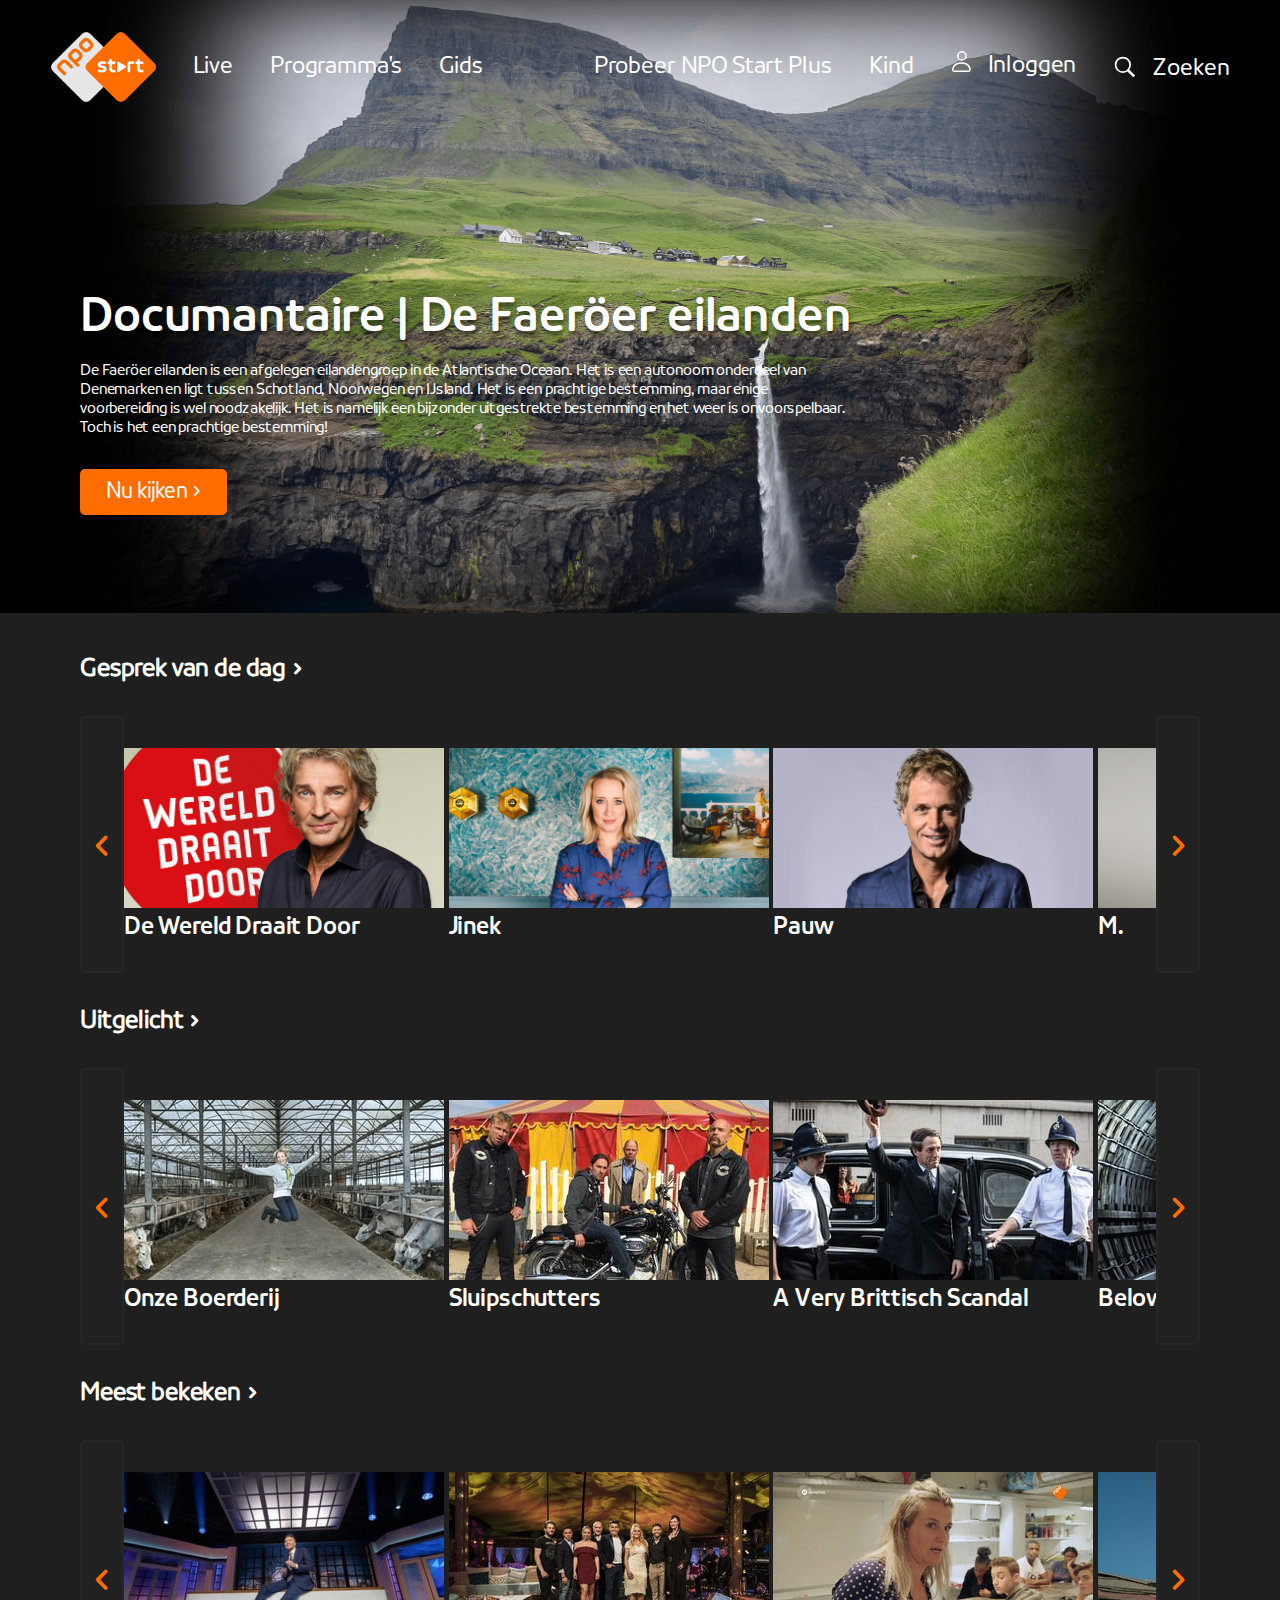
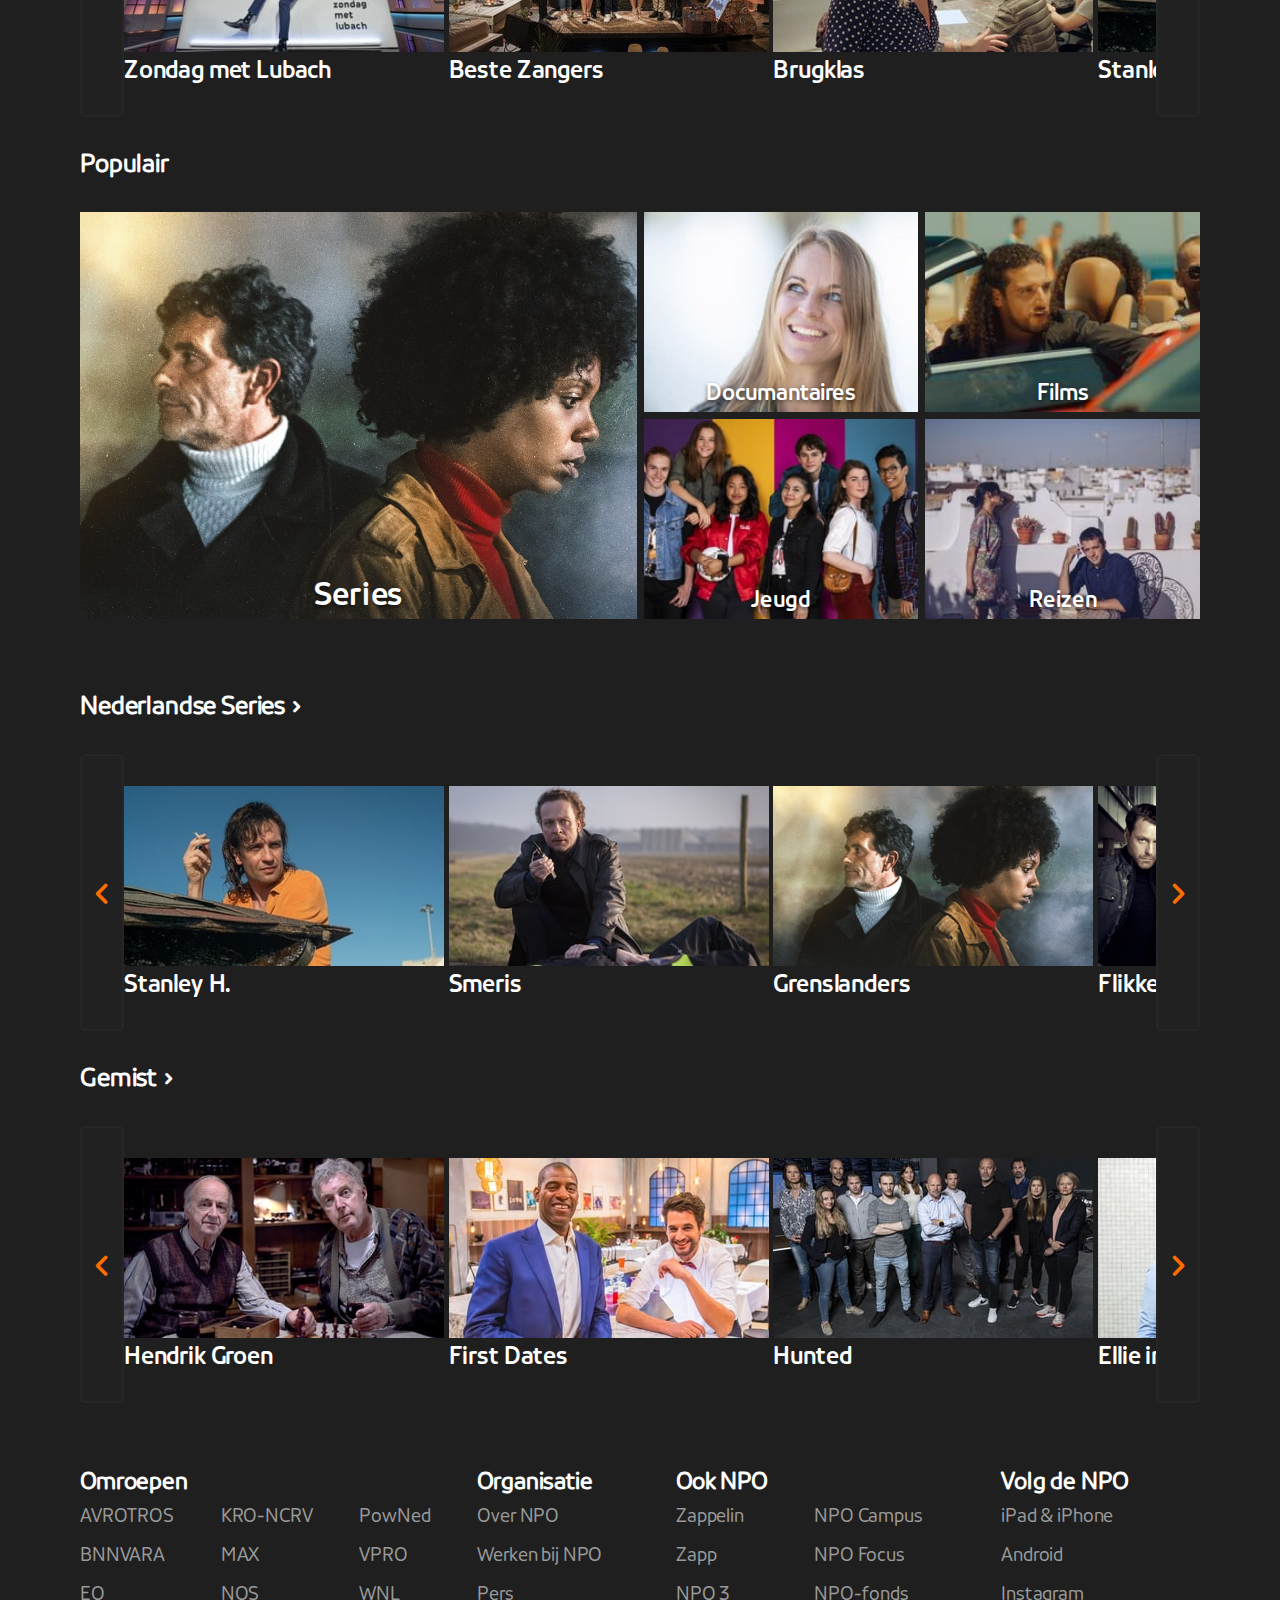
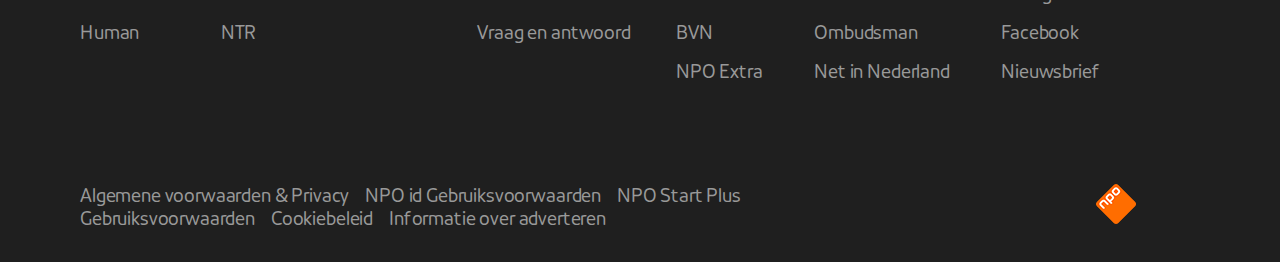
<file: Eindopdracht Final v2/index.html>
<!DOCTYPE html>
<html lang="en">

<head>
    <meta charset="UTF-8">
    <meta name="viewport" content="width=device-width, initial-scale=1">
    <title>
            Het beste van NPO vind je op NPO Start
    </title>
    <link rel="stylesheet" href="styles/style.css">
    <link rel="icon" type="image/png" href="images/npo-logo-32x32.png">
    <link rel="stylesheet" href="https://cdnjs.cloudflare.com/ajax/libs/font-awesome/5.11.2/css/all.min.css" integrity="sha256-+N4/V/SbAFiW1MPBCXnfnP9QSN3+Keu+NlB+0ev/YKQ=" crossorigin="anonymous" />
</head>
<body>
    <header>
        <nav>
            <ul>
                <li><a href="index.html"><img src="images/npo-logo.png" alt="npo logo"></a></li>
                <li><a href="index.html">Live</a></li>
                <li><a href="programma.html">Programma's</a></li>
                <li><a href="index.html">Gids</a></li>
                <li></li>
                <li></li>
                <li><a href="index.html">Probeer NPO Start Plus</a></li>
                <li><a href="index.html">Kind</a></li>
                <li>
                    <a href="">
                        <img src="images/mijn_npo.svg" alt=""><span>Inloggen</span>
                    </a>
                </li>
                <li>
                    <button id="zoekenknop" type="button">
                        <img src="images/search_icon.svg" alt=""><span>Zoeken</span>
                    </button>
                </li>
            </ul>
        </nav>
        <div id="zoekbalk">
            <input type="text" placeholder="Zoeken">
            <button type="button" id="annuleerKnop"><img src="images/close.svg" alt=""></button>
        </div>
        <a href="index.html"><img src="images/npo-logo.png" alt="npo logo"></a>
        <nav id="mobielnav">
            <button type="button" id="hamburgerknop">
               <img src="images/menu.svg" alt="">Menu
            </button>
            <button type="button" id="zoekknop">
                <img src="images/search_icon.svg" alt="">Zoeken
            </button>
        </nav>
        <ul id="mobielnavul">
            <li><a href="">Live</a></li>
            <li><a href="">Programma's</a></li>
            <li><a href="">Gids</a></li>
            <li><a href="">Kind</a></li>
        </ul>
        <section>
            <h1>
                Documantaire | De Faeröer eilanden
            </h1>
            <p>
                De Faeröer eilanden is een afgelegen eilandengroep in de Atlantische Oceaan. Het is een autonoom onderdeel van Denemarken en ligt tussen Schotland, Noorwegen en IJsland. Het is een prachtige bestemming, maar enige voorbereiding is wel noodzakelijk. Het is namelijk een bijzonder uitgestrekte bestemming en het weer is onvoorspelbaar. Toch is het een prachtige bestemming!
            </p>
             <button type="button">Nu kijken ></button>
        </section>
    </header>
    <main>
<!-- content container 1 -->
        <div>
            <h1>Gesprek van de dag ></h1>
            <div>
                <button id="slideLeft1" type="button">&#60;</button>
                <div id="container1">
                    <figure>
                        <img src="images/DWDD.jpg" alt="DWDD">
                        <figcaption>De Wereld Draait Door</figcaption>
                    </figure>
                    <figure>
                        <img src="images/Jinek.jpg" alt="">
                        <figcaption>Jinek</figcaption>
                    </figure>
                    <figure>
                        <img src="images/Pauw.jpg" alt="">
                        <figcaption>Pauw</figcaption>
                    </figure>
                    <figure>
                        <img src="images/M.png" alt="">
                        <figcaption>M.</figcaption>
                    </figure>
                    <figure>
                        <img src="images/NOSJournaal.jpg" alt="">
                        <figcaption>NOS Journaal</figcaption>
                    </figure>
                    <figure>
                        <img src="images/NOSStudioSport.jpg" alt="">
                        <figcaption>NOS SportJournaal</figcaption>
                    </figure>
                    <figure>
                        <img src="images/EenVandaag.jpg" alt="">
                        <figcaption>EenVandaag</figcaption>
                    </figure>
                    <figure>
                        <img src="images/Radar.jpg" alt="">
                        <figcaption>Radar</figcaption>
                    </figure>
                </div>
                <button id="slideRight1" type="button">&#62;</button>
            </div>
        </div>
<!-- content container 2 -->
        <div>
            <h1>Uitgelicht ></h1>
            <div>
                <button id="slideLeft2" type="button">&#60;</button>
                <div id="container2">
                    <figure>
                        <img src="images/OnzeBoerderij.jpg" alt="Onze Boerderij">
                        <figcaption>Onze Boerderij</figcaption>
                    </figure>
                    <figure>
                       <img src="images/Sluipschutters.jpg" alt="Sluipschutters">
                        <figcaption>Sluipschutters</figcaption>
                    </figure>
                    <figure>
                        <img src="images/aVeryBrittishScandal.jpg" alt="A Very Brittisch Scandalj">
                        <figcaption>A Very Brittisch Scandal</figcaption>
                    </figure>
                    <figure>
                        <img src="images/BelowTheSurface.jpg" alt="Below the surface">
                        <figcaption>Below the surface</figcaption>
                    </figure>
                    <figure>
                        <img src="images/HetBesteVoorKees.jpg" alt="2Doc Het beste voor Kees">
                        <figcaption>2DOC | Het beste voor Kees</figcaption>
                    </figure>
                    <figure>
                        <img src="images/Turn.jpg" alt="2Doc Turn!">
                        <figcaption>2Doc | Turn!</figcaption>
                    </figure>
                    <figure>
                        <img src="images/Jeugd.jpg" alt="Brugklas">
                        <figcaption>Brugklas</figcaption>
                    </figure>
                    <figure>
                        <img src="images/TheRaft.jpg" alt="TheRaft">
                        <figcaption>The Raft</figcaption>
                    </figure>
                </div>
                <button id="slideRight2" type="button">&#62;</button>
            </div>
        </div>
<!-- content container 3 -->
        <div>
            <h1>Meest bekeken ></h1>
            <div>
                <button id="slideLeft3" type="button">&#60;</button>
                <div id="container3">
                    <figure>
                        <img src="images/ZondagMetLubach.jpg" alt="Zondag Met Lubach">
                        <figcaption>Zondag met Lubach</figcaption>
                    </figure>
                    <figure>
                        <img src="images/BesteZangers.jpg" alt="Beste Zangers">
                        <figcaption>Beste Zangers</figcaption>
                    </figure>
                    <figure>
                        <img src="images/Brugklas.jpg" alt="Brugklas">
                        <figcaption>Brugklas</figcaption>
                    </figure>
                    <figure>
                        <img src="images/StanlyH.jpg" alt="Stanley H.">
                        <figcaption>Stanley H.</figcaption>
                    </figure>
                    <figure>
                        <img src="images/OnzeBoerderij.jpg" alt="Onze Boerderij">
                        <figcaption>Onze Boerderij</figcaption>
                    </figure>
                    <figure>
                        <img src="images/OnzeBoerderij2.jpg" alt="Onze Boerderij">
                        <figcaption>Onze Boerderij</figcaption>
                    </figure>
                    <figure>
                        <img src="images/Hunted.jpg" alt="Hunted">
                        <figcaption>Hunted</figcaption>
                    </figure>
                    <figure>
                        <img src="images/NOSJournaal.jpg" alt="NOS Journaal">
                        <figcaption>NOS Journaal</figcaption>
                    </figure>
                </div>
                <button id="slideRight3" type="button">&#62;</button>
            </div>
        </div>
<!-- categorieën container -->
        <div>
            <h1>Populair</h1>
            <div>
                <div>
                    <p>Series</p>
                </div>
                <div>
                    <p>Documantaires</p>
                </div>
                <div>
                    <p>Jeugd</p>
                </div>
                <div>
                    <p>Films</p>
                </div>
                <div>
                    <p>Reizen</p>
                </div>
            </div>
        </div>
<!-- content container 4 -->
        <div>
            <h1>Nederlandse Series ></h1>
            <div>
                <button id="slideLeft4" type="button">&#60;</button>
                <div id="container4">
                    <figure>
                        <img src="images/StanlyH.jpg" alt="Stanley H.">
                        <figcaption>Stanley H.</figcaption>
                    </figure>
                    <figure>
                        <img src="images/Smeris.jpg" alt="Smeris">
                        <figcaption>Smeris</figcaption>
                    </figure>
                    <figure>
                        <img src="images/Series.jpg" alt="Grenslanders">
                        <figcaption>Grenslanders</figcaption>
                    </figure>
                    <figure>
                        <img src="images/FlikkenRotterdam.png" alt="Flikken Rotterdam">
                        <figcaption>Flikken Rotterdam</figcaption>
                    </figure>
                    <figure>
                        <img src="images/Penoz.jpg" alt="Penoza">
                        <figcaption>PENOZA</figcaption>
                    </figure>
                    <figure>
                       <img src="images/FlikkenMaastricht.png" alt="Flikken Maastricht">
                        <figcaption>Flikken Maastricht</figcaption></figure>
                    <figure>
                        <img src="images/DeLuizenMoeder.jpg" alt="De Luizenmoeder">
                        <figcaption>De Luizenmoeder</figcaption>
                    </figure>
                </div>
                <button id="slideRight4" type="button">&#62;</button>
            </div>
        </div>
<!-- content container 5 -->
        <div>
            <h1>Gemist ></h1>
            <div>
               <button id="slideLeft5" type="button">&#60;</button>
               <div id="container5">
                   <figure>
                        <img src="images/HetGeheimeDagboek.jpg" alt="Het geheime dagboek Van Hendrik Groen">
                        <figcaption>Hendrik Groen</figcaption>
                    </figure>
                   <figure>
                       <img src="images/FirstDates.jpg" alt="First Dates">
                        <figcaption>First Dates</figcaption>
                   </figure>
                   <figure>
                       <img src="images/Hunted2.jpg" alt="Hunted">
                        <figcaption>Hunted</figcaption>
                   </figure>
                   <figure>
                       <img src="images/EllieInDeHandel.jpg" alt="Ellie in de Handel">
                        <figcaption>Ellie in de Handel</figcaption>
                   </figure>
                   <figure>
                       <img src="images/Spoorloos.png" alt="Spoorloos Extra">
                        <figcaption>Spoorloos Extra</figcaption>
                   </figure>
                   <figure>
                       <img src="images/MetHetMesOpTafel.jpg" alt="Met het mes op tafel">
                        <figcaption>Met het Mes op Tafel</figcaption>
                   </figure>
                   <figure>
                       <img src="images/TypischGroesbeek.jpg" alt="Typisch Groesbeek">
                        <figcaption>Typisch Groesbeek</figcaption>
                   </figure>
                   <figure>
                       <img src="images/DoorAndereOgen.jpg" alt="Door Andere Ogen">
                        <figcaption>Door Andere Ogen</figcaption>
                   </figure>
               </div>
                <button id="slideRight5" type="button">&#62;</button>
            </div>
        </div>
    </main>
    <footer>
        <div>
            <div>
                <h2>Omroepen</h2>
                <ul>
                    <li>AVROTROS</li>
                    <li>BNNVARA</li>
                    <li>EO</li>
                    <li>Human</li>
                    <li>KRO-NCRV</li>
                    <li>MAX</li>
                    <li>NOS</li>
                    <li>NTR</li>
                    <li>PowNed</li>
                    <li>VPRO</li>
                    <li>WNL</li>
                </ul>
            </div>
            <div>
                <h2>Organisatie</h2>
                <ul>
                    <li>Over NPO</li>
                    <li>Werken bij NPO</li>
                    <li>Pers</li>
                    <li>Vraag en antwoord</li>
                </ul>
            </div>
            <div>
                <h2>Ook NPO</h2>
                <ul>
                    <li>Zappelin</li>
                    <li>Zapp</li>
                    <li>NPO 3</li>
                    <li>BVN</li>
                    <li>NPO Extra</li>
                    <li>NPO Campus</li>
                    <li>NPO Focus</li>
                    <li>NPO-fonds</li>
                    <li>Ombudsman</li>
                    <li>Net in Nederland</li>
                </ul>
            </div>
            <div>
                <h2>Volg de NPO</h2>
                <ul>
                    <li>iPad &amp; iPhone</li>
                    <li>Android</li>
                    <li>Instagram</li>
                    <li>Facebook</li>
                    <li>Nieuwsbrief</li>
                </ul>
            </div>
        </div>
        <div>
            <div>
                <p><span>Algemene voorwaarden &amp; Privacy</span><span>NPO id Gebruiksvoorwaarden</span><span>NPO Start Plus Gebruiksvoorwaarden</span><span>Cookiebeleid</span><span>Informatie over adverteren</span></p>
            </div>
            <figure>
                <img src="images/npo-logo-40x40.png" alt="NPO logo">
            </figure>
        </div>
    </footer>
    <script src="scripts/script.js"></script>
</body>
<!--Bronnen voor de afbeeldingen is https://www.npostart.nl/
Header background-image is uit mijn eigen gallerij-->
</html>
</file>
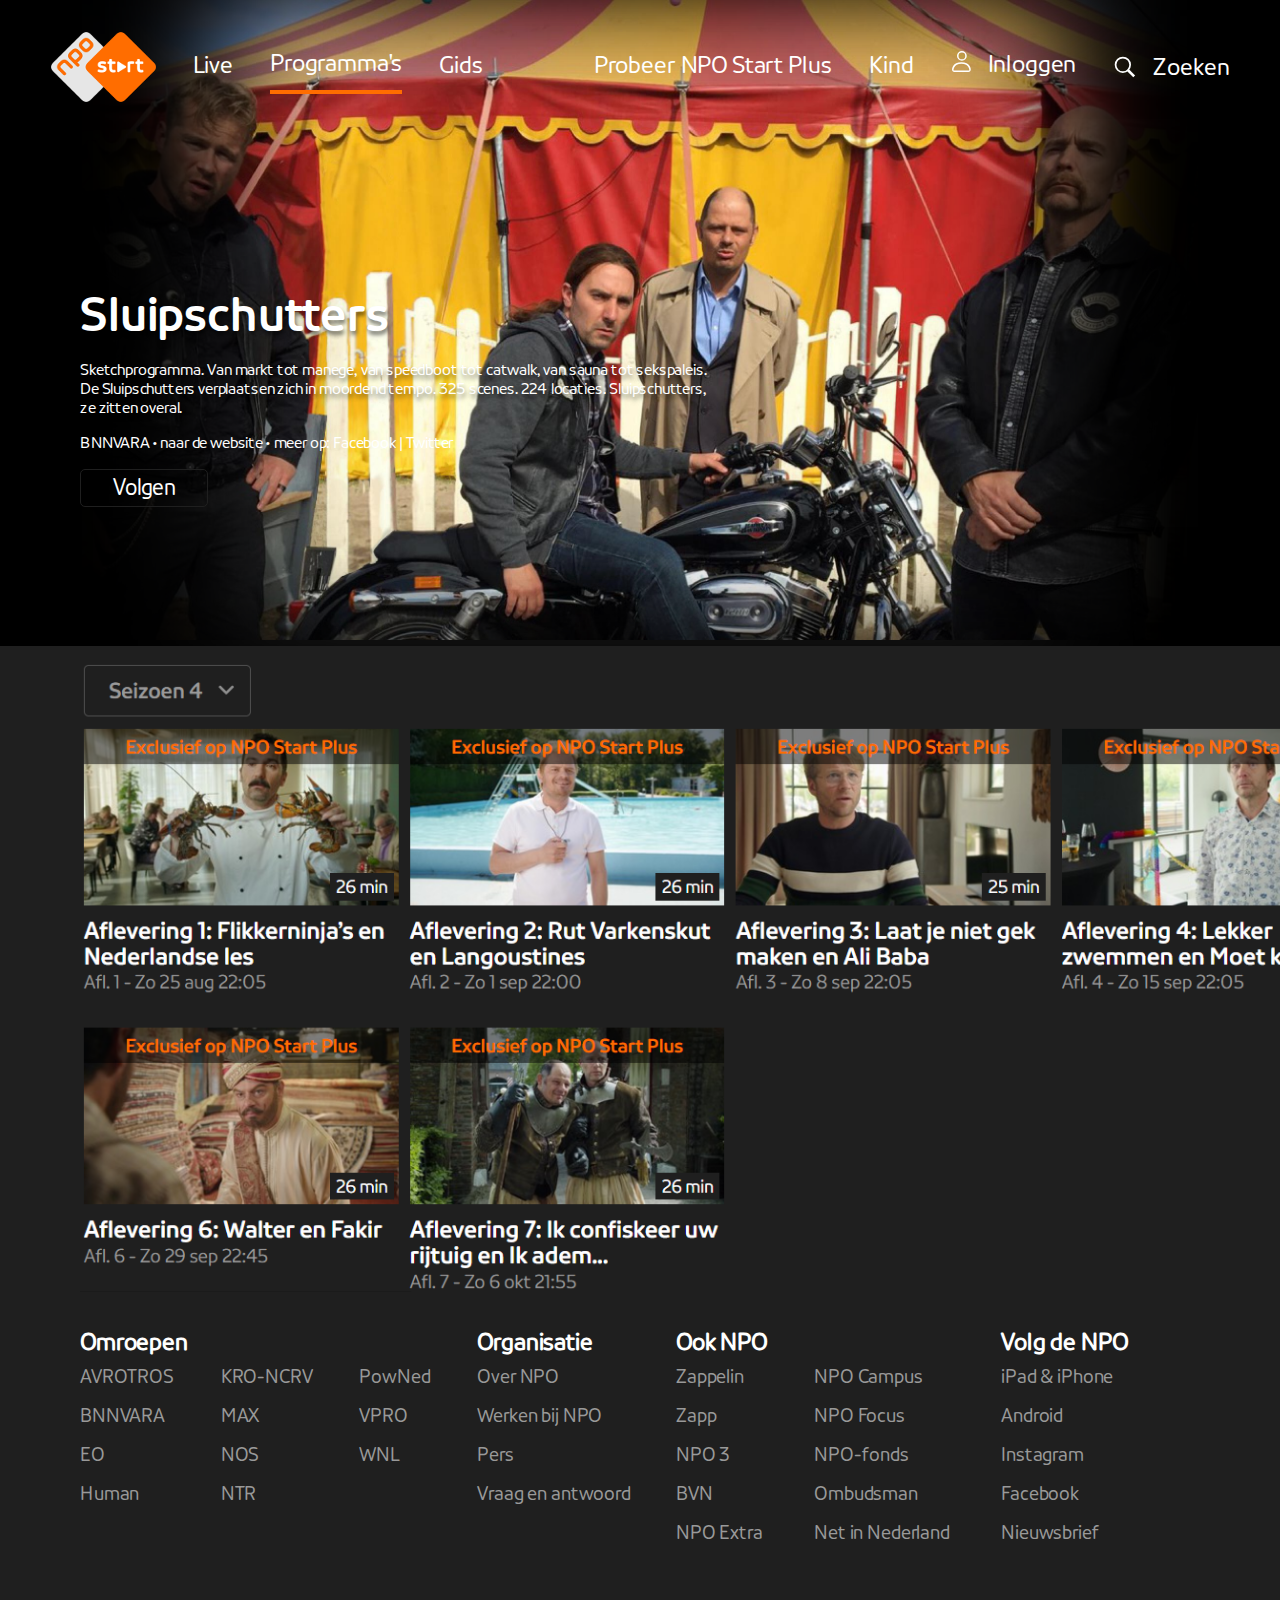
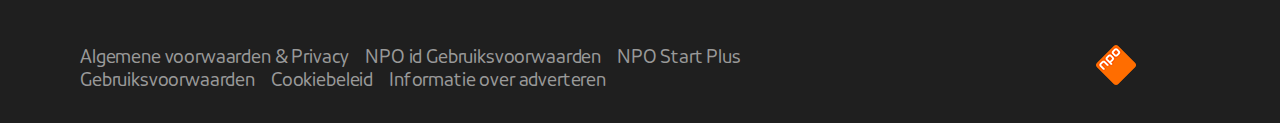
<file: Eindopdracht Final v2/programma.html>
<!DOCTYPE html>
<html lang="en">
<head>
    <meta charset="UTF-8">
    <meta name="viewport" content="width=device-width, initial-scale=1">
    <title>
        Sluipschutters gemist? Start met kijken op NPO Start
    </title>
    <link rel="stylesheet" href="styles/stylesSubpagina.css">
    <link rel="icon" type="image/png" href="images/npo-logo-32x32.png">
</head>
<body>
    <header>
        <nav>
            <ul>
                <li><a href="index.html"><img src="images/npo-logo.png" alt="npo logo"></a></li>
                <li><a href="index.html">Live</a></li>
                <li><a href="programma.html">Programma's</a></li>
                <li><a href="index.html">Gids</a></li>
                <li></li>
                <li></li>
                <li><a href="index.html">Probeer NPO Start Plus</a></li>
                <li><a href="index.html">Kind</a></li>
                <li>
                    <a href="">
                        <img src="images/mijn_npo.svg" alt=""><span>Inloggen</span>
                    </a>
                </li>
                <li>
                    <button id="zoekenknop" type="button">
                        <img src="images/search_icon.svg" alt=""><span>Zoeken</span>
                    </button>
                </li>
            </ul>
        </nav>
        <div id="zoekbalk">
            <input type="text" placeholder="Zoeken">
            <button type="button" id="annuleerKnop"><img src="images/close.svg" alt=""></button>
        </div>
        <a href="index.html"><img src="images/npo-logo.png" alt="npo logo"></a>
        <nav id="mobielnav">
            <button type="button" id="hamburgerknop">
               <img src="images/menu.svg" alt="">Menu
            </button>
            <button type="button" id="zoekknop">
                <img src="images/search_icon.svg" alt="">Zoeken
            </button>
        </nav>
        <ul id="mobielnavul">
            <li><a href="">Live</a></li>
            <li><a href="">Programma's</a></li>
            <li><a href="">Gids</a></li>
            <li><a href="">Kind</a></li>
        </ul>
        <section>
            <h1>
                Sluipschutters
            </h1>
            <p>
                Sketchprogramma. Van markt tot manege, van speedboot tot catwalk, van sauna tot sekspaleis. De Sluipschutters verplaatsen zich in moordend tempo. 325 scenes. 224 locaties. Sluipschutters, ze zitten overal.
            </p>
             <a href="https://www.npo3.nl/sluipschutters/BNN_101378789">BNNVARA • naar de website • meer op: Facebook | Twitter</a>
            <section>
               <button type="button">Volgen</button>
            </section>
        </section>
        <section></section>
    </header>
    <main>
        <figure>
            <img src="images/programma_main.PNG" alt="">
        </figure>
        <figure>
            <img src="images/programma_main2.PNG" alt="">
        </figure>
    </main>
    <footer>
        <div>
            <div>
                <h2>Omroepen</h2>
                <ul>
                    <li>AVROTROS</li>
                    <li>BNNVARA</li>
                    <li>EO</li>
                    <li>Human</li>
                    <li>KRO-NCRV</li>
                    <li>MAX</li>
                    <li>NOS</li>
                    <li>NTR</li>
                    <li>PowNed</li>
                    <li>VPRO</li>
                    <li>WNL</li>
                </ul>
            </div>
            <div>
                <h2>Organisatie</h2>
                <ul>
                    <li>Over NPO</li>
                    <li>Werken bij NPO</li>
                    <li>Pers</li>
                    <li>Vraag en antwoord</li>
                </ul>
            </div>
            <div>
                <h2>Ook NPO</h2>
                <ul>
                    <li>Zappelin</li>
                    <li>Zapp</li>
                    <li>NPO 3</li>
                    <li>BVN</li>
                    <li>NPO Extra</li>
                    <li>NPO Campus</li>
                    <li>NPO Focus</li>
                    <li>NPO-fonds</li>
                    <li>Ombudsman</li>
                    <li>Net in Nederland</li>
                </ul>
            </div>
            <div>
                <h2>Volg de NPO</h2>
                <ul>
                    <li>iPad &amp; iPhone</li>
                    <li>Android</li>
                    <li>Instagram</li>
                    <li>Facebook</li>
                    <li>Nieuwsbrief</li>
                </ul>
            </div>
        </div>
        <div>
            <div>
                <p><span>Algemene voorwaarden &amp; Privacy</span><span>NPO id Gebruiksvoorwaarden</span><span>NPO Start Plus Gebruiksvoorwaarden</span><span>Cookiebeleid</span><span>Informatie over adverteren</span></p>
            </div>
            <figure>
                <img src="images/npo-logo-40x40.png" alt="NPO logo">
            </figure>
        </div>
    </footer>
    <script src="scripts/script.js"></script>
</body>
</html>
</file>
<file: Eindopdracht Final v2/styles/style.css>
@font-face {
    font-family: "NPOSansRegular";
    src: url("../fonts/NPOSans-Regular.ttf");
}

@font-face {
    font-family: "NPOSansBold";
    src: url("../fonts/NPOSans-Bold.ttf");
}

* {
    margin: 0;
    padding: 0;
    box-sizing: border-box;
    font-family: "NPOSansRegular", sans-serif;
    color: white;
    text-decoration: none;
    letter-spacing: -0.01rem;
}

/*---------------------------------

    STYLES MOBIEL

-----------------------------------*/
header,
main,
footer {
    background-color: #1F1F1F;
    overflow-x: hidden;
    overflow-y: hidden;
}

main,
footer {
    padding: 1rem 2rem;
}

main {
    font-size: 0.8rem;
}

header nav {
    padding: 1rem;
}

header ul {
    display: flex;
    flex-direction: column;
    display: none;
}

header ul li {
    list-style: none;
    padding: 0.5rem 0rem;
    text-align: center;
}

header nav:nth-child(1) {
    font-size: 1.2rem;
}

header nav:nth-child(2) {
    font-size: 1.5rem;
}

header a img {
    width: 3rem;
    height: auto;
    display: block;
    margin-left: auto;
    margin-right: auto;
    padding-top: 2rem;
}

header section {
    padding-top: 0.1vh;
    padding-bottom: 10rem;
    background-image: url(../images/FaroeBanner.png);
    background-size: 100vw;
    background-repeat: no-repeat;
    box-shadow: inset 250px 0px 120px -25px rgba(0, 0, 0, 1), inset -250px 0px 120px -25px rgba(0, 0, 0, 1);
    height: 50%;
    position: relative;
}

header section h1 {
    font-family: "NPOSansBold", sans-serif;
    font-size: 1.5rem;
    margin-top: 10%;
    margin-left: 0.5rem;
    padding: 0rem 2rem;
    text-shadow: 1px 4px 4px rgba(0, 0, 0, 0.51);
}

header section p {
    display: none;
    font-size: 1.5rem;
    margin: 1rem 0rem 1rem 5rem;
    width: 60%;
}

main div div div figure figcaption {
    font-family: "NPOSansBold", sans-serif;
}

#mobielnav {
    display: flex;
    flex-direction: row;
    justify-content: space-between;
    padding-bottom: 2rem;
}

#mobielnavul {
    font-size: 1.5rem;
    padding-bottom: 2rem;
}

#mobielnavul li a:hover {
    cursor: pointer;
    color: #FF6D00;
}

#hamburgerknop,
#zoekknop {
    border-style: none;
    background-color: #1F1F1F;
    display: flex;
    flex-direction: row;
    align-items: middle;
    font-size: 1.2rem;
    width: 5.5rem;
    height: 1.5rem;
}

#hamburgerknop img {
    padding-right: -5px;
    height: 1.5rem;
    width: auto;
}

#zoekknop img {
    padding-right: 7px;
    height: 1.3rem;
    width: auto;
}

.active {
    display: block;
}

.moveIn{
    transition: 0.5s;
    left: 0rem;
}

.moveOut{
    transition: 0.5s;
    left: 17rem;
}

main div:not(:nth-child(4)) div {
    display: flex;
    flex-direction: row;
    overflow-x: scroll;
    scrollbar-width: none;
    margin: 1rem 0rem;
}

main div:not(:nth-child(4)) div::-webkit-scrollbar {
    width: 0 !important
}

main div:not(:nth-child(4)) div figure {
    margin-right: 0.3rem;
}

main div:not(:nth-child(4)) div figure img {
    width: 10rem;
    height: auto;
    max-height: 100%;
}

main div:not(:nth-child(4)) div figure figcaption {
    font-size: 1.1rem;
}

main div:first-child {
    padding-top: 1.5rem;
}

#slideRight1,
#slideLeft1,
#slideRight2,
#slideLeft2,
#slideRight3,
#slideLeft3,
#slideRight4,
#slideLeft4,
#slideRight5,
#slideLeft5 {
    padding: 0rem 0.5rem;
    color: #FF6D00;
    font-size: 3rem;
    border: 2px solid #262626;
    background-color: #212121;
    border-radius: 5px;
}

main div:nth-child(4) {
    padding-bottom: 0.5rem;
}

main div:nth-child(4) div {
    display: grid;
    grid-template-rows: 180px 180px;
    grid-template-columns: 1fr 1fr;
    grid-column-gap: 7px;
    grid-row-gap: 7px;
    margin-bottom: 3rem;
}

main div:nth-child(4) div div {
    background-repeat: no-repeat;
    background-size: cover;
    background-position: center;
    height: 100%;
    position: relative;
    width: auto;
}

main div:nth-child(4) div div:nth-child(1) {
    background-image: url(../images/Series.jpg);
}

main div:nth-child(4) div div:nth-child(2) {
    background-image: url(../images/Documantaires.jpg);
}

main div:nth-child(4) div div:nth-child(3) {
    background-image: url(../images/Jeugd.jpg);
}

main div:nth-child(4) div div:nth-child(4) {
    background-image: url(../images/films.jpg);
}

main div:nth-child(4) div div:nth-child(5) {
    background-image: url(../images/Reizen.jpg);
    display: none;
}

main div:nth-child(4) div p {
    font-size: 1.4rem;
    font-family: "NPOSansBold", sans-serif;
    position: absolute;
    bottom: 0.3rem;
    left: 50%;
    transform: translateX(-50%);
    text-shadow: 0 2px 4px rgba(0, 0, 0, .6);
}

footer {
    display: flex;
    flex-direction: column;
}

footer > div:nth-child(1) div {
    padding-bottom: 2rem;
}

footer > div:nth-child(1) div ul {
    list-style: none;
    display: flex;
    flex-wrap: wrap;
    flex-direction: row;
}

footer > div:nth-child(1) div ul li {
    padding: 0.5rem 0.5rem 0.5rem 0rem;
    color: #999999;
}

footer div div ul li,
footer div div p {
    font-size: 0.9rem;
}

footer p span {
    color: #999999;
    padding-right: 1rem;
}

footer > div:nth-child(2) {
    display: flex;
    flex-direction: row;
}

footer > div:nth-child(2) figure {
    padding-right: 4rem;
}

/*------------------------------

    STYLES DESKTOP NAVIGATIE

--------------------------------*/
header nav:nth-child(1) {
    display: none;
}

header nav:nth-child(1) ul li a img {
    display: block;
    width: 75%;
    height: auto;
    padding-top: 0rem;
}

header nav:nth-child(1) ul {
    list-style: none;
    display: flex;
    flex-direction: row;
    flex-wrap: wrap;
    justify-content: space-around;
    align-items: center;
    padding: 0.5rem 1rem 0rem 1rem;
}

/*-------------------------------------------------------------------
    Geanimeerde lijn onder de navigatie items gemaakt met behulp van: https://codepen.io/martinwolf/pen/eNNdme
*/

header nav:nth-child(1) ul li:not(:first-child) a {
    margin-bottom: 5px;
}

header nav:nth-child(1) ul li:not(:first-child) a:after {
    content: '';
    display: block;
    width: 0;
    height: 4px;
    background: #FF6D00;
    transition: width .3s;
}

header nav:nth-child(1) ul li a:hover:after {
    width: 100%;
}

/*-----------------------------------------------------------------------*/

header nav:nth-child(1) ul li:nth-child(9) a img {
    height: 1.3rem;
    width: auto;
    padding-right: 1rem;
}

header nav:nth-child(1) ul li:nth-child(9) a span {
    display: none;
}

header nav:nth-child(1) ul li:nth-child(10) button {
    color: white;
    border-style: none;
    display: flex;
    align-items: center;
    background-color: Transparent;
    font-size: 1.5rem;
    cursor: pointer;
}

header nav:nth-child(1) ul li:nth-child(10) button img {
    padding-right: 1rem;
    height: 1.5rem;
    width: auto;
}

header nav:nth-child(1) ul li:nth-child(10) button span{
    display: none;
}

header div {
    display: flex;
    align-items: center;
    justify-content: flex-end;
    position: relative;
    left: 17rem;
}

header div input {
    height: 1.5rem;
    width: 15rem;
    font-size: 1rem;
    font-family: "NPOSansRegular", sans-serif;
    padding: 10px 0 10px 25px;
    border-style: none;
    border-bottom: 1.5px solid #FF6D00;
    background-color: Transparent;
    background-image: url(https://www.npostart.nl/images/asset_web_main-menu_search.svg);
    background-repeat: no-repeat;
    background-size: 1.2rem;
}

header div button {
    padding: 0;
    height: 2rem;
    width: 2rem;
    background-color: transparent;
    border-style: none;
    cursor: pointer;
}

header div button img {
    background-color: transparent;
    padding: 0;
    height: 2rem;
    width: 2rem;
}

header section button {
    display: none;
    position: absolute;
    font-size: 1.4rem;
    margin: 1rem 0rem 1rem 5rem;
    padding: 0.6rem 1.6rem;
    border-style: none;
    border-radius: 5px;
    background-color: #FF6D00;
    transition: padding 0.1s ease-out, font-size 0.1s ease-out;
}

header section button:hover {
    padding: 0.8rem 1.8rem;
    font-size: 1.6rem;

}
/*-------------------------------

    BREAKING POINT MEDIA QUERIES

--------------------------------*/
@media screen and (min-width: 767px) {

    main,
    footer {
        padding: 1rem 5rem;
    }

    header {
        background-image: url(../images/FaroeBanner.png);
        background-size: 100%;
        background-repeat: no-repeat;
        box-shadow: none;
        box-shadow: inset 250px 0px 120px -25px rgba(0, 0, 0, 1), inset -250px 0px 120px -25px rgba(0, 0, 0, 1);
        height: 50%;
    }

    header nav:nth-child(1) {
        display: block;
    }

    header section {
        background-image: none;
        box-shadow: none;
    }

    header section h1 {
        margin-left: 3rem;
    }

    #mobielnav {
        display: none;
    }

    #mobielnavul {
        display: none;
    }

    header a img {
        display: none;
    }

    header section h1 {
        font-size: 2rem;
    }

    main div:not(:nth-child(4)) div figure img {
        width: 20rem;
    }

    main div:not(:nth-child(4)) div figure figcaption {
        font-size: 1.5rem;
    }

    main div:not(:nth-child(4)) div {
        margin: 2rem 0rem;
    }

    main div:nth-child(4) {
        margin-bottom: 3rem;
    }

    footer {
        padding-bottom: 2rem;
    }

    footer > div {
        display: flex;
        flex-direction: row;
    }

    footer > div:nth-child(1) div ul {
        display: flex;
        flex-wrap: wrap;
        flex-direction: column;
        height: 11rem;
    }

    footer div div ul li,
    footer div div h2 {
        font-size: 1rem;
    }

    footer > div:nth-child(1) div:nth-child(1) {
        width: 33vw;
    }

    footer > div:nth-child(1) div:nth-child(2) {
        width: 16.5vw;
    }

    footer > div:nth-child(1) div:nth-child(3) {
        width: 27vw;
    }

    footer > div:nth-child(1) div:nth-child(4) {
        width: 16.5vw;
    }

    footer div div:nth-child(3) ul,
    footer div div:nth-child(4) ul {
        height: 13rem;
    }

    footer > div:nth-child(2) {
        padding-top: 3rem;
    }

    footer > div:nth-child(2) div p span {
        font-size: 1.2rem;
    }

    footer div:nth-child(2) figure {
        padding-left: 5rem;
    }
}

@media screen and (min-width: 833px) {
    footer div div ul li {
        font-size: 1.2rem;
    }

    footer div div h2 {
        font-size: 1.5rem;
    }
}

@media screen and (min-width: 998px) {
    header section h1 {
        font-size: 2.25rem;
    }

    header section p {
        font-size: 1rem;
    }

    header section button {
        display: block;
    }

    header nav:nth-child(1) ul li {
        font-size: 1.5rem;
    }

    header nav:nth-child(1) ul li:nth-child(9) a{
        display: flex;
        flex-direction: row;
        align-items: baseline;
    }

    header nav:nth-child(1) ul li:nth-child(9) a span {
        display: block;
    }
}

@media screen and (min-width: 1200px) {
    header section h1 {
        font-size: 3rem;
    }

    header section p{
        display: block;
    }

    /*
    Grid gemaakt met behulp van CSSgrid Generator: https://cssgrid-generator.netlify.com/
    */

    main div:nth-child(4) div {
        grid-template-rows: repeat(2, 200px);
        grid-template-columns: repeat(4, 1fr);
    }

    main div:nth-child(4) div div:nth-child(1) {
        grid-area: 1 / 1 / 3 / 3;
    }

    main div:nth-child(4) div div:nth-child(2) {
        grid-area: 1 / 3 / 2 / 4;
    }

    main div:nth-child(4) div div:nth-child(3) {
        grid-area: 2 / 3 / 3 / 4;
    }

    main div:nth-child(4) div div:nth-child(4) {
        grid-area: 1 / 4 / 2 / 5;
    }

    main div:nth-child(4) div div:nth-child(5) {
        display: block;
        grid-area: 2 / 4 / 3 / 5;
    }

    main div:nth-child(4) div div:nth-child(1) p {
        font-size: 2rem;
    }
}

@media screen and (min-width: 1279px){
    header nav:nth-child(1) ul li:nth-child(10) button span{
        display: block;
    }

    header nav:nth-child(1) ul li a img{
        height: 100%;
         width: auto;
    }

@media screen and (min-width: 1370px) {
        header section p {
            font-size: 1.4rem;
        }
    }
</file>
<file: Eindopdracht Final v2/styles/stylesSubpagina.css>
@font-face {
    font-family: "NPOSansRegular";
    src: url("../fonts/NPOSans-Regular.ttf");
}

@font-face {
    font-family: "NPOSansBold";
    src: url("../fonts/NPOSans-Bold.ttf");
}

* {
    margin: 0;
    padding: 0;
    box-sizing: border-box;
    font-family: "NPOSansRegular", sans-serif;
    color: white;
    text-decoration: none;
    letter-spacing: -0.01rem;
}

/*---------------------------------

    STYLES MOBIEL

-----------------------------------*/
header,
main,
footer {
    background-color: #1F1F1F;
    overflow-x: hidden;
}

main,
footer {
    padding: 1rem 2rem;
}

main {
    font-size: 0.8rem;
}

header nav {
    padding: 1rem;
}

header ul {
    display: flex;
    flex-direction: column;
    display: none;
}

header ul li {
    list-style: none;
    padding: 0.5rem 0rem;
    text-align: center;
}

header nav:nth-child(1) {
    font-size: 1.2rem;
}

header nav:nth-child(2) {
    font-size: 1.5rem;
}

header a img {
    width: 3rem;
    height: auto;
    display: block;
    margin-left: auto;
    margin-right: auto;
    padding-top: 2rem;
}

header > section {
    padding-top: 0.1vh;
    padding-bottom: 6rem;
    background-image: url(../images/Sluipschutters_groot.jpg);
    background-size: 100%;
    background-repeat: no-repeat;
    box-shadow: inset 250px 0px 120px -25px rgba(0, 0, 0, 1), inset -250px 0px 120px -25px rgba(0, 0, 0, 1);
    height: 50%;
    position: relative;
}

header section h1 {
    font-family: "NPOSansBold", sans-serif;
    font-size: 1.5rem;
    margin-top: 10%;
    margin-left: 0.5rem;
    padding: 0rem 2rem;
    text-shadow: 1px 4px 4px rgba(0, 0, 0, 0.51);
}

header section p {
    display: none;
    font-size: 1.5rem;
    margin: 1rem 0rem 1rem 5rem;
    width: 50%;
    text-shadow: 1px 4px 4px rgba(0, 0, 0, 0.51);
}

header section a {
    padding-left: 5rem;
}


#mobielnav {
    display: flex;
    flex-direction: row;
    justify-content: space-between;
    padding-bottom: 2rem;
}

#mobielnavul {
    font-size: 1.5rem;
    padding-bottom: 2rem;
}

#mobielnavul li a:hover {
    cursor: pointer;
    color: #FF6D00;
}

#hamburgerknop,
#zoekknop {
    border-style: none;
    background-color: #1F1F1F;
    display: flex;
    flex-direction: row;
    align-items: middle;
    font-size: 1.2rem;
    width: 5.5rem;
    height: 1.5rem;
}

#hamburgerknop img {
    padding-right: -5px;
    height: 1.5rem;
    width: auto;
}

#zoekknop img {
    padding-right: 7px;
    height: 1.3rem;
    width: auto;
}

.active {
    display: block;
}

.moveIn {
    transition: 0.5s;
    left: 0rem;
}

.moveOut {
    transition: 0.5s;
    left: 17rem;
}

main figure:nth-child(1) img {
    height: 70vh;
    width: auto;
}

main figure:nth-child(1) {
    display: none;
}

main figure:nth-child(2) img {
    height: 100vh;
    width: auto;
}

footer {
    display: flex;
    flex-direction: column;
}

footer > div:nth-child(1) div {
    padding-bottom: 2rem;
}

footer > div:nth-child(1) div ul {
    list-style: none;
    display: flex;
    flex-wrap: wrap;
    flex-direction: row;
}

footer > div:nth-child(1) div ul li {
    padding: 0.5rem 0.5rem 0.5rem 0rem;
    color: #999999;
}

footer div div ul li,
footer div div p {
    font-size: 0.9rem;
}

footer p span {
    color: #999999;
    padding-right: 1rem;
}

footer > div:nth-child(2) {
    display: flex;
    flex-direction: row;
}

footer > div:nth-child(2) figure {
    padding-right: 4rem;
}

/*------------------------------

    STYLES DESKTOP NAVIGATIE

--------------------------------*/
header nav:nth-child(1) {
    display: none;
}

header nav:nth-child(1) ul li a img {
    display: block;
    width: 75%;
    height: auto;
    padding-top: 0rem;
}

header nav:nth-child(1) ul {
    list-style: none;
    display: flex;
    flex-direction: row;
    flex-wrap: wrap;
    justify-content: space-around;
    align-items: center;
    padding: 0.5rem 1rem 0rem 1rem;
}

/*-------------------------------------------------------------------
    Geanimeerde lijn onder de navigatie items gemaakt met behulp van: https://codepen.io/martinwolf/pen/eNNdme
*/

header nav:nth-child(1) ul li:not(:first-child) a {
    margin-bottom: 5px;
}

header nav:nth-child(1) ul li:not(:first-child) a:after {
    content: '';
    display: block;
    width: 0;
    height: 4px;
    background: #FF6D00;
    transition: width .3s;
}

header nav:nth-child(1) ul li a:hover:after {
    width: 100%;
}

/*-----------------------------------------------------------------------*/

header nav:nth-child(1) ul li:nth-child(9) a img {
    height: 1.3rem;
    width: auto;
    padding-right: 1rem;
}

header nav:nth-child(1) ul li:nth-child(9) a span {
    display: none;
}

header nav:nth-child(1) ul li:nth-child(10) button {
    color: white;
    border-style: none;
    display: flex;
    align-items: center;
    background-color: Transparent;
    font-size: 1.5rem;
    cursor: pointer;
}

header nav:nth-child(1) ul li:nth-child(10) button img {
    padding-right: 1rem;
    height: 1.5rem;
    width: auto;
}

header nav:nth-child(1) ul li:nth-child(10) button span {
    display: none;
}

header div {
    display: flex;
    align-items: center;
    justify-content: flex-end;
    position: relative;
    left: 17rem;
}

header div input {
    height: 1.5rem;
    width: 15rem;
    font-size: 1rem;
    font-family: "NPOSansRegular", sans-serif;
    padding: 10px 0 10px 25px;
    border-style: none;
    border-bottom: 1.5px solid #FF6D00;
    background-color: Transparent;
    background-image: url(https://www.npostart.nl/images/asset_web_main-menu_search.svg);
    background-repeat: no-repeat;
    background-size: 1.2rem;
}

header > div button {
    padding: 0;
    height: 2rem;
    width: 2rem;
    background-color: transparent;
    border-style: none;
    cursor: pointer;
}

header > div button img {
    background-color: transparent;
    padding: 0;
    height: 2rem;
    width: 2rem;
}

header > section section {
    display: none;
}

header > section section button {
    position: absolute;
    font-size: 1.4rem;
    margin: 1rem 0rem 1rem 5rem;
    padding: 0.3rem 2rem;
    border-style: none;
    border-radius: 5px;
    border: 1px solid #1f1f1f;
    background-color: rgba(0, 0, 0, 0);
    cursor: pointer;
    transition: background-color 0.3s ease-in;
}

header > section section button:hover {
    background-color: rgba(27, 27, 27, 0.1);
}


header section a {
    display: none;
}

/*-------------------------------

    BREAKING POINT MEDIA QUERIES

--------------------------------*/
@media screen and (min-width: 767px) {

    main,
    footer {
        padding: 1rem 5rem;
    }

    header {
        background-image: url(../images/Sluipschutters_groot.jpg);
        background-size: 100%;
        background-repeat: no-repeat;
        box-shadow: none;
        box-shadow: inset 250px 0px 120px -25px rgba(0, 0, 0, 1), inset -250px 0px 120px -25px rgba(0, 0, 0, 1);
        height: 50%;
    }

    header nav:nth-child(1) {
        display: block;
    }

    header nav:nth-child(1) ul li:nth-child(3) {
        border-bottom: 4px solid #FF6D00;
    }

    header > section {
        background-image: none;
        box-shadow: none;
    }

    header section h1 {
        margin-left: 3rem;
    }

    #mobielnav {
        display: none;
    }

    #mobielnavul {
        display: none;
    }

    header a img {
        display: none;
    }

    header section h1 {
        font-size: 2rem;
    }

    main figure:nth-child(1) {
        display: block;
    }

    main figure:nth-child(2) {
        display: none;
    }

    footer {
        padding-bottom: 2rem;
    }

    footer > div {
        display: flex;
        flex-direction: row;
    }

    footer > div:nth-child(1) div ul {
        display: flex;
        flex-wrap: wrap;
        flex-direction: column;
        height: 11rem;
    }

    footer div div ul li,
    footer div div h2 {
        font-size: 1rem;
    }

    footer > div:nth-child(1) div:nth-child(1) {
        width: 33vw;
    }

    footer > div:nth-child(1) div:nth-child(2) {
        width: 16.5vw;
    }

    footer > div:nth-child(1) div:nth-child(3) {
        width: 27vw;
    }

    footer > div:nth-child(1) div:nth-child(4) {
        width: 16.5vw;
    }

    footer div div:nth-child(3) ul,
    footer div div:nth-child(4) ul {
        height: 13rem;
    }

    footer > div:nth-child(2) {
        padding-top: 3rem;
    }

    footer > div:nth-child(2) div p span {
        font-size: 1.2rem;
    }

    footer div:nth-child(2) figure {
        padding-left: 5rem;
    }
}

@media screen and (min-width: 833px) {
    footer div div ul li {
        font-size: 1.2rem;
    }

    footer div div h2 {
        font-size: 1.5rem;
    }
}

@media screen and (min-width: 998px) {
    header section h1 {
        font-size: 2.25rem;
    }

    header section p {
        font-size: 1rem;
    }

    header section section {
        display: flex;
        flex-flow: row;
        align-items: flex-start;
    }

    header nav:nth-child(1) ul li {
        font-size: 1.5rem;
    }

    header nav:nth-child(1) ul li:nth-child(9) a {
        display: flex;
        flex-direction: row;
        align-items: baseline;
    }

    header nav:nth-child(1) ul li:nth-child(9) a span {
        display: block;
    }
}

@media screen and (min-width: 1200px) {
    header section h1 {
        font-size: 3rem;
    }

    header section p {
        display: block;
    }

    header section a {
        display: block;
    }
}

@media screen and (min-width: 1279px) {
    header nav:nth-child(1) ul li:nth-child(10) button span {
        display: block;
    }

    header nav:nth-child(1) ul li a img {
        height: 100%;
        width: auto;
    }

    @media screen and (min-width: 1370px) {
        header section p {
            font-size: 1.4rem;
        }

        header section a {
            font-size: 1.4rem;
        }
    }
</file>
